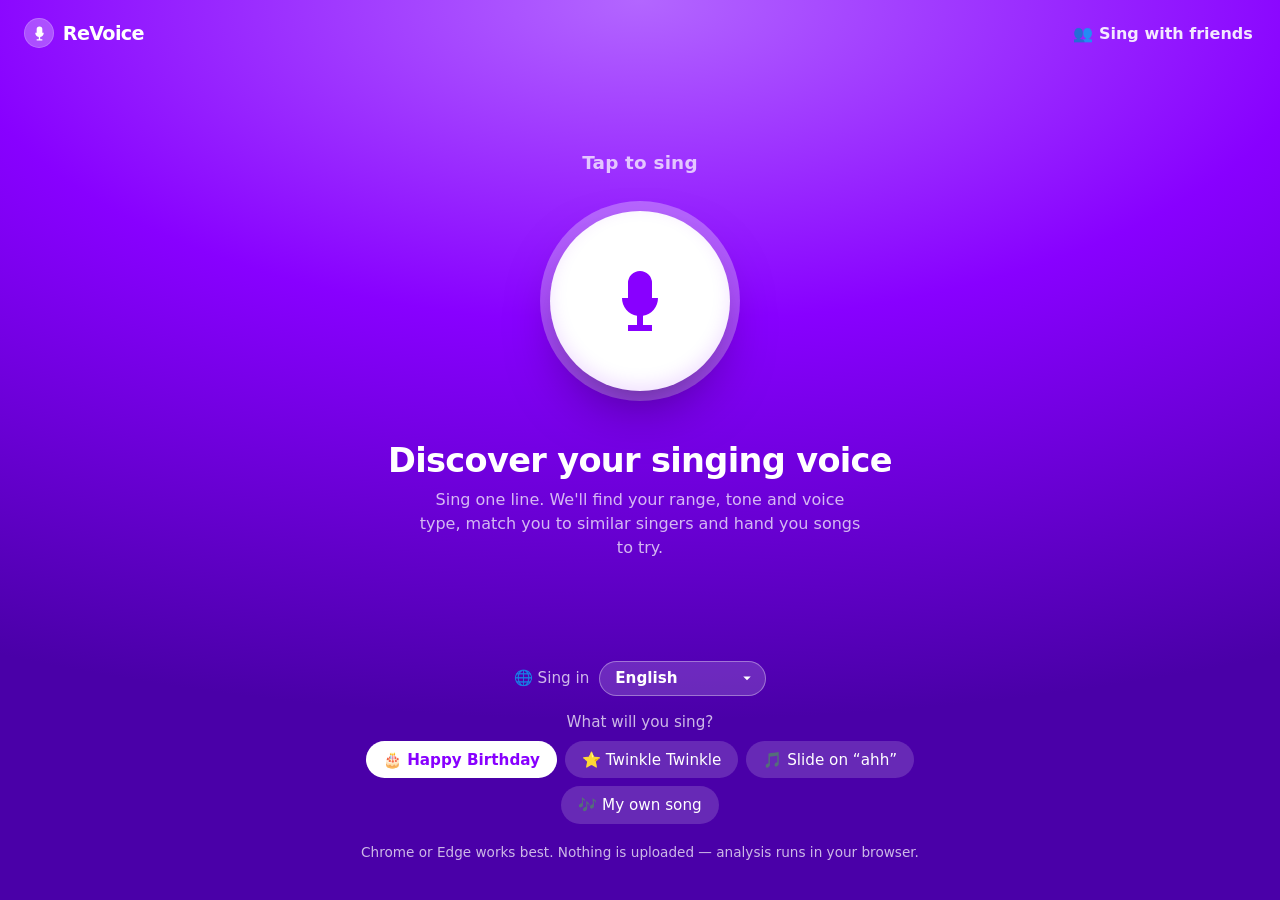
<file: index.html>
<!DOCTYPE html>
<html lang="en">
<head>
  <meta charset="UTF-8" />
  <meta name="viewport" content="width=device-width, initial-scale=1.0" />
  <meta name="theme-color" content="#8800ff" />
  <title>ReVoice</title>
  <link rel="icon" href="data:image/svg+xml,%3Csvg xmlns='http://www.w3.org/2000/svg' viewBox='0 0 64 64'%3E%3Ccircle cx='32' cy='32' r='32' fill='%238800ff'/%3E%3Cpath fill='%23fff' d='M32 38a8 8 0 0 0 8-8V18a8 8 0 1 0-16 0v12a8 8 0 0 0 8 8zm12-8a12 12 0 0 1-10 11.83V46h6v4H24v-4h6v-4.17A12 12 0 0 1 20 30h4a8 8 0 0 0 16 0h4z'/%3E%3C/svg%3E" />
  <link rel="stylesheet" href="style.css" />
</head>
<body>

  <!-- ============ INTRO ============ -->
  <section id="screen-intro" class="screen stage">
    <header class="topbar">
      <a class="brand" href="./" aria-label="ReVoice — home">
        <span class="logo" aria-hidden="true"><svg viewBox="0 0 24 24" width="17" height="17"><path fill="currentColor" d="M12 15a4 4 0 0 0 4-4V6a4 4 0 1 0-8 0v5a4 4 0 0 0 4 4zm6-4a6 6 0 0 1-5 5.92V20h3v2H8v-2h3v-3.08A6 6 0 0 1 6 11h2a4 4 0 0 0 8 0h2z"/></svg></span>
        <span class="wordmark">ReVoice</span>
      </a>
      <a class="text-btn nav-link" href="friends.html">👥 Sing with friends</a>
    </header>

    <div class="stage-center">
      <p class="tap-label">Tap to sing</p>

      <button id="start-btn" class="big-btn" type="button" aria-label="Start singing">
        <span class="ring ring-1"></span>
        <span class="ring ring-2"></span>
        <span class="core">
          <svg viewBox="0 0 24 24" width="72" height="72" aria-hidden="true">
            <path fill="currentColor" d="M12 15a4 4 0 0 0 4-4V6a4 4 0 1 0-8 0v5a4 4 0 0 0 4 4zm6-4a6 6 0 0 1-5 5.92V20h3v2H8v-2h3v-3.08A6 6 0 0 1 6 11h2a4 4 0 0 0 8 0h2z"/>
          </svg>
        </span>
      </button>

      <h1>Discover your singing voice</h1>
      <p class="lead">Sing one line. We'll find your range, tone and voice type, match you to similar singers and hand you songs to try.</p>
    </div>

    <div class="stage-bottom">
      <div class="lang-row">
        <label for="lang-select">🌐 Sing in</label>
        <select id="lang-select" class="lang-select" aria-label="Language to sing in"></select>
      </div>
      <p class="picker-label">What will you sing?</p>
      <div class="chips" id="prompt-chips">
        <button class="chip selected" data-line="Happy birthday to you, happy birthday to you…">🎂 Happy Birthday</button>
        <button class="chip" data-line="Twinkle, twinkle, little star, how I wonder what you are…">⭐ Twinkle Twinkle</button>
        <button class="chip" data-mode="glide" data-line="Sing “ahh” — start on your lowest comfortable note, slide up to your highest comfortable note, then back down.">🎵 Slide on “ahh”</button>
        <button class="chip" data-line="Sing a line from any song you love.">🎶 My own song</button>
      </div>
      <p class="hint">Chrome or Edge works best. Nothing is uploaded — analysis runs in your browser.</p>
      <p id="unsupported" class="notice" hidden>Your browser doesn't support microphone recording. Try Chrome or Edge.</p>
      <p id="error" class="notice" hidden></p>
    </div>
  </section>

  <!-- ============ RECORD ============ -->
  <section id="screen-record" class="screen stage" hidden>
    <header class="topbar">
      <a class="brand" href="./" aria-label="ReVoice — home">
        <span class="logo" aria-hidden="true"><svg viewBox="0 0 24 24" width="17" height="17"><path fill="currentColor" d="M12 15a4 4 0 0 0 4-4V6a4 4 0 1 0-8 0v5a4 4 0 0 0 4 4zm6-4a6 6 0 0 1-5 5.92V20h3v2H8v-2h3v-3.08A6 6 0 0 1 6 11h2a4 4 0 0 0 8 0h2z"/></svg></span>
        <span class="wordmark">ReVoice</span>
      </a>
      <button id="cancel-btn" class="text-btn" type="button">Cancel</button>
    </header>

    <div class="stage-center">
      <p class="tap-label" id="record-title">Listening… tap to finish</p>

      <button id="stop-btn" class="big-btn listening" type="button" aria-label="Stop and analyse">
        <span class="ring ring-1"></span>
        <span class="ring ring-2"></span>
        <span class="ring ring-3"></span>
        <span class="core">
          <span class="live-note" id="live-note">—</span>
        </span>
      </button>

      <p class="lyric" id="lyric"></p>
      <p class="range-live" id="range-live" hidden>Lowest so far — · Highest so far —</p>
      <p class="timer"><span id="elapsed">0.0</span>s · stops at <span id="max-secs">15</span>s</p>
      <p class="range-tips" id="range-tips" hidden>Phone about 20 cm from your mouth · a clear “ahh”, not a whisper · move slowly and hold each end for a second.</p>
      <button id="skip-btn" class="ghost-btn" type="button" hidden>Skip the range check</button>
    </div>
  </section>

  <!-- ============ RESULTS ============ -->
  <section id="screen-results" class="screen results" hidden>
    <div class="results-stage">
      <header class="topbar">
        <a class="brand" href="./" aria-label="ReVoice — home">
        <span class="logo" aria-hidden="true"><svg viewBox="0 0 24 24" width="17" height="17"><path fill="currentColor" d="M12 15a4 4 0 0 0 4-4V6a4 4 0 1 0-8 0v5a4 4 0 0 0 4 4zm6-4a6 6 0 0 1-5 5.92V20h3v2H8v-2h3v-3.08A6 6 0 0 1 6 11h2a4 4 0 0 0 8 0h2z"/></svg></span>
        <span class="wordmark">ReVoice</span>
      </a>
        <span class="topbar-actions">
          <a class="text-btn nav-link" href="friends.html">👥 Sing with friends</a>
          <button id="again-btn" class="text-btn" type="button">Sing again</button>
        </span>
      </header>
      <div class="result-hero">
        <p class="eyebrow" id="voice-eyebrow">Your voice type</p>
        <h1 id="voice-type">—</h1>
        <p id="voice-desc" class="lead"></p>
        <p id="range-note" class="range-note"></p>
        <div class="hero-actions">
          <button id="replay-btn" class="replay-btn" type="button" hidden></button>
          <button id="refine-btn" class="replay-btn" type="button">🎯 Range check</button>
        </div>
        <audio id="replay-audio" preload="auto"></audio>
      </div>
    </div>

    <div class="sheet">
      <div class="sheet-inner">

        <section class="block">
          <h2>Your range on the keyboard</h2>
          <div class="kb-wrap" id="user-keyboard"></div>
          <dl class="stats" id="stats"></dl>
        </section>

        <section class="block fingerprint">
          <h2>Your vocal fingerprint</h2>
          <p class="sub">Measured first, described second. Dots show confidence; grey rows are things one sung line can't tell us.</p>
          <div class="dim-grid" id="dim-grid"></div>
          <div class="fp-collapse collapsed" id="fp-collapse">
            <div class="fp-collapse-body">
              <dl class="fp-list" id="fp-list"></dl>
              <div class="distinguish" id="distinguish"></div>
            </div>
            <div class="fp-fade">
              <button id="fp-toggle" class="pill-btn" type="button" aria-expanded="false" aria-controls="fp-collapse">Show more</button>
            </div>
          </div>
        </section>

        <section class="block">
          <div class="section-head plain">
            <h2>Singers with a similar voice</h2>
            <select id="lang-select-results" class="lang-select dark" aria-label="Language of singers to match"></select>
          </div>
          <p class="sub" id="singers-sub">Swipe or tap a card to explore your matches.</p>
          <div class="carousel-band">
            <div class="carousel" id="singer-carousel"></div>
            <div class="dots" id="singer-dots" role="tablist"></div>
            <div class="carousel-detail" id="singer-detail"></div>
          </div>
          <h3 class="dm-title">Closest match by dimension</h3>
          <div class="dim-matches" id="dim-matches"></div>
        </section>

        <section class="block">
          <h2>Genres suited to your voice</h2>
          <div class="chips dark static" id="genres"></div>
        </section>

        <section class="block">
          <h2>Start here — try this karaoke</h2>
          <div id="featured"></div>
        </section>

        <section class="block">
          <div class="section-head">
            <h2>Songs to try</h2>
            <button id="see-all-btn" class="see-all" type="button">See all <span aria-hidden="true">›</span></button>
          </div>
          <p class="sub">Tap the artwork to sing the karaoke version, or the YouTube icon to hear the original. Not feeling one? Tap ✕ to unmatch it and a better suggestion moves up.</p>
          <div class="chart" id="songs"></div>
          <div class="song-actions">
            <div class="pager" id="songs-pager">
              <button id="songs-prev" class="pager-btn" type="button" aria-label="Previous songs">‹</button>
              <span id="songs-page" class="pager-label"></span>
              <button id="songs-next" class="pager-btn" type="button" aria-label="Next songs">›</button>
            </div>
            <button id="reset-btn" class="pill-btn subtle" type="button">Reset unmatched</button>
          </div>
        </section>

      </div>
    </div>
  </section>

  <script src="data.js"></script>
  <script src="engine.js"></script>
  <script src="keyboard.js"></script>
  <script src="app.js"></script>
</body>
</html>
</file>
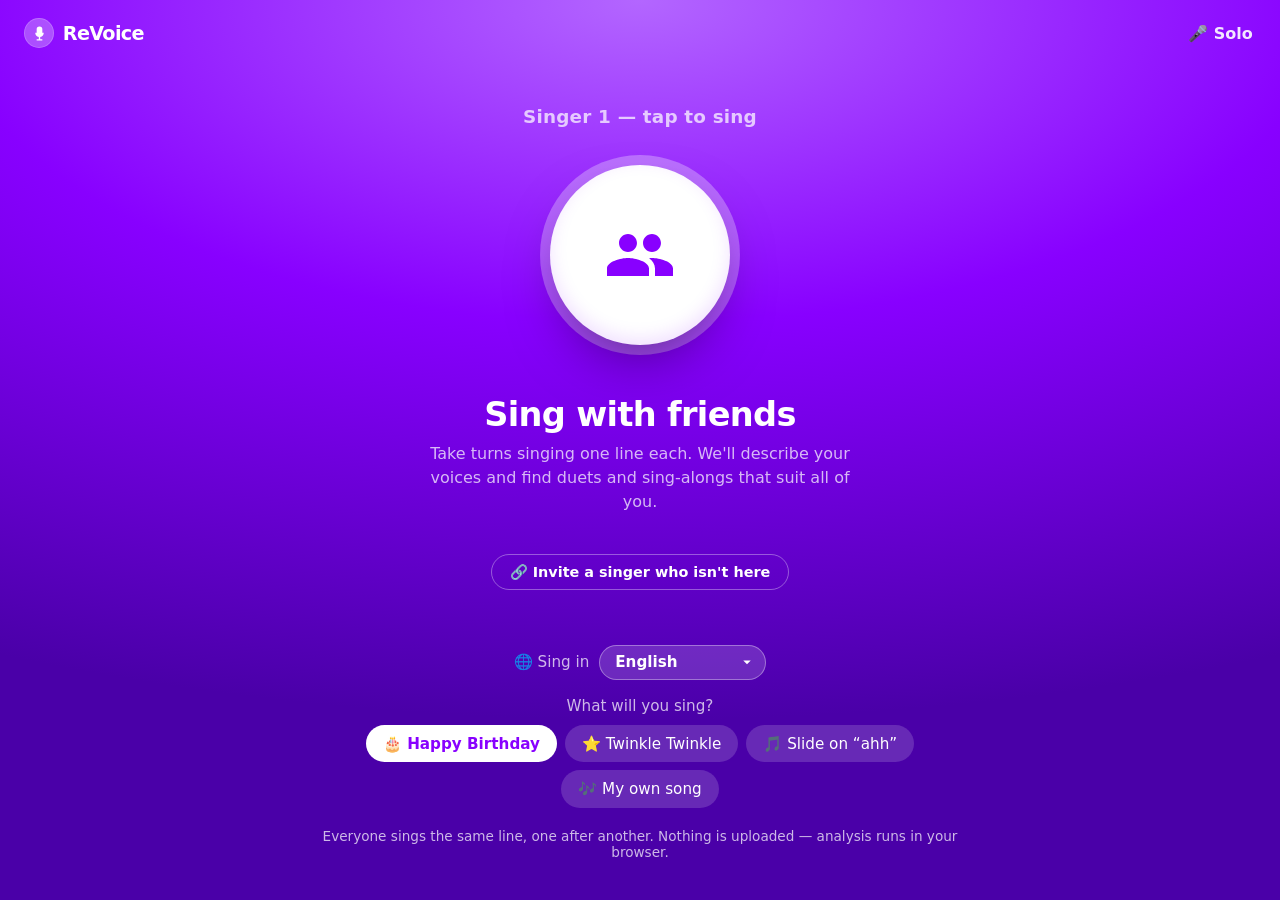
<file: friends.html>
<!DOCTYPE html>
<html lang="en">
<head>
  <meta charset="UTF-8" />
  <meta name="viewport" content="width=device-width, initial-scale=1.0" />
  <meta name="theme-color" content="#8800ff" />
  <title>Sing with friends — ReVoice</title>
  <link rel="icon" href="data:image/svg+xml,%3Csvg xmlns='http://www.w3.org/2000/svg' viewBox='0 0 64 64'%3E%3Ccircle cx='32' cy='32' r='32' fill='%238800ff'/%3E%3Cpath fill='%23fff' d='M32 38a8 8 0 0 0 8-8V18a8 8 0 1 0-16 0v12a8 8 0 0 0 8 8zm12-8a12 12 0 0 1-10 11.83V46h6v4H24v-4h6v-4.17A12 12 0 0 1 20 30h4a8 8 0 0 0 16 0h4z'/%3E%3C/svg%3E" />
  <link rel="stylesheet" href="style.css" />
</head>
<body>

  <!-- ============ INTRO / ROSTER ============ -->
  <section id="screen-intro" class="screen stage">
    <header class="topbar">
      <a class="brand" href="./" aria-label="ReVoice — home">
        <span class="logo" aria-hidden="true"><svg viewBox="0 0 24 24" width="17" height="17"><path fill="currentColor" d="M12 15a4 4 0 0 0 4-4V6a4 4 0 1 0-8 0v5a4 4 0 0 0 4 4zm6-4a6 6 0 0 1-5 5.92V20h3v2H8v-2h3v-3.08A6 6 0 0 1 6 11h2a4 4 0 0 0 8 0h2z"/></svg></span>
        <span class="wordmark">ReVoice</span>
      </a>
      <a class="text-btn nav-link" href="./">🎤 Solo</a>
    </header>

    <div class="stage-center">
      <p class="tap-label" id="tap-label">Singer 1 — tap to sing</p>

      <button id="start-btn" class="big-btn" type="button" aria-label="Start singing">
        <span class="ring ring-1"></span>
        <span class="ring ring-2"></span>
        <span class="core">
          <svg viewBox="0 0 24 24" width="72" height="72" aria-hidden="true">
            <path fill="currentColor" d="M16 11c1.66 0 2.99-1.34 2.99-3S17.66 5 16 5s-3 1.34-3 3 1.34 3 3 3zm-8 0c1.66 0 2.99-1.34 2.99-3S9.66 5 8 5 5 6.34 5 8s1.34 3 3 3zm0 2c-2.33 0-7 1.17-7 3.5V19h14v-2.5c0-2.33-4.67-3.5-7-3.5zm8 0c-.29 0-.62.02-.97.05 1.16.84 1.97 1.97 1.97 3.45V19h6v-2.5c0-2.33-4.67-3.5-7-3.5z"/>
          </svg>
        </span>
      </button>

      <h1 id="intro-title">Sing with friends</h1>
      <p class="lead" id="intro-lead">Take turns singing one line each. We'll describe your voices and find duets and sing-alongs that suit all of you.</p>

      <div class="roster" id="roster"></div>
      <button id="finish-btn" class="finish-btn" type="button" hidden>Finish &amp; analyse</button>
      <button id="invite-btn" class="ghost-btn" type="button">🔗 Invite a singer who isn't here</button>
      <p id="notice" class="toast" hidden></p>

      <div id="invite-panel" class="invite-panel" hidden>
        <div id="invite-result" hidden>
          <div class="invite-voice">
            <span class="voice-avatar" id="invite-avatar">?</span>
            <div>
              <input id="invite-name" class="roster-name" type="text" maxlength="24" placeholder="Your name" aria-label="Your name" />
              <div class="roster-meta" id="invite-meta"></div>
            </div>
          </div>
          <p id="invite-desc" class="invite-desc"></p>
          <button id="send-voice-btn" class="finish-btn" type="button">Send my voice back</button>
          <p class="hint">The link carries only your analysed voice profile — not the recording.</p>
        </div>
      </div>
    </div>

    <div class="stage-bottom">
      <div class="lang-row">
        <label for="lang-select">🌐 Sing in</label>
        <select id="lang-select" class="lang-select" aria-label="Language to sing in"></select>
      </div>
      <p class="picker-label">What will you sing?</p>
      <div class="chips" id="prompt-chips">
        <button class="chip selected" data-line="Happy birthday to you, happy birthday to you…">🎂 Happy Birthday</button>
        <button class="chip" data-line="Twinkle, twinkle, little star, how I wonder what you are…">⭐ Twinkle Twinkle</button>
        <button class="chip" data-line="Sing “ahh” — start comfortable, slide up as high as feels easy, then down as low as you can.">🎵 Slide on “ahh”</button>
        <button class="chip" data-line="Sing a line from any song you love.">🎶 My own song</button>
      </div>
      <p class="hint">Everyone sings the same line, one after another. Nothing is uploaded — analysis runs in your browser.</p>
      <p id="unsupported" class="notice" hidden>Your browser doesn't support microphone recording. Try Chrome or Edge.</p>
      <p id="error" class="notice" hidden></p>
    </div>
  </section>

  <!-- ============ RECORD ============ -->
  <section id="screen-record" class="screen stage" hidden>
    <header class="topbar">
      <a class="brand" href="./" aria-label="ReVoice — home">
        <span class="logo" aria-hidden="true"><svg viewBox="0 0 24 24" width="17" height="17"><path fill="currentColor" d="M12 15a4 4 0 0 0 4-4V6a4 4 0 1 0-8 0v5a4 4 0 0 0 4 4zm6-4a6 6 0 0 1-5 5.92V20h3v2H8v-2h3v-3.08A6 6 0 0 1 6 11h2a4 4 0 0 0 8 0h2z"/></svg></span>
        <span class="wordmark">ReVoice</span>
      </a>
      <button id="cancel-btn" class="text-btn" type="button">Cancel</button>
    </header>

    <div class="stage-center">
      <p class="tap-label" id="record-label">Singer 1 — listening… tap to finish</p>

      <button id="stop-btn" class="big-btn listening" type="button" aria-label="Stop and save this singer">
        <span class="ring ring-1"></span>
        <span class="ring ring-2"></span>
        <span class="ring ring-3"></span>
        <span class="core">
          <span class="live-note" id="live-note">—</span>
        </span>
      </button>

      <p class="lyric" id="lyric"></p>
      <p class="timer"><span id="elapsed">0.0</span>s · stops at 15s</p>
    </div>
  </section>

  <!-- ============ RESULTS ============ -->
  <section id="screen-results" class="screen results" hidden>
    <div class="results-stage">
      <header class="topbar">
        <a class="brand" href="./" aria-label="ReVoice — home">
          <span class="logo" aria-hidden="true"><svg viewBox="0 0 24 24" width="17" height="17"><path fill="currentColor" d="M12 15a4 4 0 0 0 4-4V6a4 4 0 1 0-8 0v5a4 4 0 0 0 4 4zm6-4a6 6 0 0 1-5 5.92V20h3v2H8v-2h3v-3.08A6 6 0 0 1 6 11h2a4 4 0 0 0 8 0h2z"/></svg></span>
          <span class="wordmark">ReVoice</span>
        </a>
        <span class="topbar-actions">
          <button id="add-btn" class="text-btn" type="button">Add a singer</button>
          <button id="again-btn" class="text-btn" type="button">Start over</button>
        </span>
      </header>
      <div class="result-hero">
        <p class="eyebrow">Your voices together</p>
        <h1 id="group-title">—</h1>
        <p id="group-desc" class="lead"></p>
      </div>
    </div>

    <div class="sheet">
      <div class="sheet-inner">

        <section class="block">
          <h2>Your voices</h2>
          <div class="kb-wrap" id="group-keyboard"></div>
          <div class="voice-list" id="voice-list"></div>
        </section>

        <section class="block">
          <h2>How you fit together</h2>
          <div class="fit-list" id="fit-list"></div>
        </section>

        <section class="block" id="duets-block">
          <div class="section-head">
            <h2>Duets for the two of you</h2>
          </div>
          <p class="sub" id="duets-sub">Tap the artwork for the karaoke version. Each row says who takes which part.</p>
          <div class="chart" id="duets"></div>
        </section>

        <section class="block">
          <div class="section-head">
            <h2 id="group-heading">Sing-alongs for everyone</h2>
          </div>
          <p class="sub" id="group-sub">Songs whose melody sits comfortably in all your voices — everyone sings in their own octave.</p>
          <div class="chart" id="group-songs"></div>
        </section>

      </div>
    </div>
  </section>

  <!-- share panel used for invite links and voice links -->
  <div id="share-sheet" class="share-sheet" hidden>
    <div class="share-backdrop" data-close></div>
    <div class="share-card" role="dialog" aria-modal="true" aria-labelledby="share-title">
      <div class="share-head">
        <h3 id="share-title">Share</h3>
        <button class="share-close" type="button" data-close aria-label="Close">✕</button>
      </div>
      <p class="share-text" id="share-text"></p>
      <div class="share-grid" id="share-grid"></div>
      <div class="share-link-row">
        <input id="share-link" class="share-link" type="text" readonly aria-label="Link" />
        <button id="share-copy" class="pill-btn" type="button">Copy message + link</button>
      </div>
    </div>
  </div>

  <script src="data.js"></script>
  <script src="engine.js"></script>
  <script src="keyboard.js"></script>
  <script src="friends.js"></script>
</body>
</html>
</file>
<file: style.css>
/*
 * Shazam-style UI in electric violet.
 * Shazam blue is #0088FF (hsl 208 100% 50%); we keep the same
 * saturation/lightness and rotate the hue: #8800FF (hsl 272 100% 50%).
 */
:root {
  --brand: #8800ff;
  --brand-deep: #4a00a8;
  --brand-light: #b366ff;
  --on-brand: #ffffff;
  --on-brand-muted: rgba(255, 255, 255, 0.72);
  --glass: rgba(255, 255, 255, 0.16);
  --glass-strong: rgba(255, 255, 255, 0.28);

  --sheet: #ffffff;
  --sheet-alt: #f4f0fb;
  --text: #17102b;
  --muted: #6d6486;
  --line: #e7e1f3;

  --spotify: #1db954;
  --youtube: #ff0033;
  --karaoke: #ffb400;
}

* { box-sizing: border-box; }

/* Screens are toggled with the hidden attribute; make sure it beats display rules below. */
[hidden] { display: none !important; }

html, body { margin: 0; min-height: 100%; }

body {
  font-family: -apple-system, BlinkMacSystemFont, "Segoe UI", Roboto, Inter, system-ui, sans-serif;
  color: var(--text);
  background: var(--brand);
  -webkit-font-smoothing: antialiased;
}

button { font: inherit; }

/* ---------- Stage (intro + record) ---------- */

.stage {
  min-height: 100vh;
  min-height: 100dvh;
  display: flex;
  flex-direction: column;
  color: var(--on-brand);
  background: radial-gradient(120% 80% at 50% 0%, var(--brand-light) 0%, var(--brand) 45%, var(--brand-deep) 100%);
  text-align: center;
}

.topbar {
  display: flex;
  justify-content: space-between;
  align-items: center;
  padding: 1.1rem 1.5rem;
}

.brand {
  display: inline-flex;
  align-items: center;
  gap: 0.55rem;
  color: var(--on-brand);
  text-decoration: none;
}

.brand .logo {
  width: 30px;
  height: 30px;
  border-radius: 50%;
  display: grid;
  place-items: center;
  background: var(--glass-strong);
  color: var(--on-brand);
  box-shadow: inset 0 0 0 1px rgba(255, 255, 255, 0.18);
}

.brand .wordmark {
  font-size: 1.2rem;
  font-weight: 900;
  letter-spacing: -0.035em;
  line-height: 1;
}

.text-btn {
  background: none;
  border: none;
  color: var(--on-brand);
  font-weight: 600;
  cursor: pointer;
  opacity: 0.9;
  padding: 0.4rem 0.2rem;
}

.text-btn:hover { opacity: 1; text-decoration: underline; }

.stage-center {
  flex: 1;
  display: flex;
  flex-direction: column;
  align-items: center;
  justify-content: center;
  padding: 1rem 1.5rem 2rem;
}

.tap-label {
  margin: 0 0 1.75rem;
  font-size: 1.15rem;
  font-weight: 600;
  color: var(--on-brand-muted);
  letter-spacing: 0.01em;
}

.stage h1 {
  margin: 2.5rem 0 0.5rem;
  font-size: clamp(1.6rem, 4vw, 2.1rem);
  font-weight: 800;
  letter-spacing: -0.02em;
}

.lead {
  margin: 0;
  max-width: 44ch;
  color: var(--on-brand-muted);
  font-size: 1rem;
  line-height: 1.5;
}

/* The big Shazam-style button */

.big-btn {
  position: relative;
  width: 200px;
  height: 200px;
  border: none;
  border-radius: 50%;
  background: transparent;
  cursor: pointer;
  padding: 0;
  display: grid;
  place-items: center;
  -webkit-tap-highlight-color: transparent;
}

.big-btn .core {
  position: relative;
  z-index: 2;
  width: 180px;
  height: 180px;
  border-radius: 50%;
  display: grid;
  place-items: center;
  color: var(--brand);
  background: var(--on-brand);
  box-shadow: 0 25px 60px -20px rgba(0, 0, 0, 0.55), inset 0 -6px 18px rgba(136, 0, 255, 0.12);
  transition: transform 0.15s ease;
}

.big-btn:hover .core { transform: scale(1.03); }
.big-btn:active .core { transform: scale(0.97); }
.big-btn:disabled { cursor: not-allowed; opacity: 0.6; }

.ring {
  position: absolute;
  inset: 0;
  border-radius: 50%;
  background: var(--glass);
  animation: breathe 2.6s ease-in-out infinite;
}

.ring-2 { animation-delay: 0.8s; }
.ring-3 { animation-delay: 1.6s; }

@keyframes breathe {
  0%, 100% { transform: scale(1); opacity: 0.9; }
  50% { transform: scale(1.18); opacity: 0.35; }
}

/* listening state: rings ripple outwards, core glows with volume */

.big-btn.listening .ring {
  animation: ripple 2.4s ease-out infinite;
  opacity: 0;
}

.big-btn.listening .ring-2 { animation-delay: 0.8s; }
.big-btn.listening .ring-3 { animation-delay: 1.6s; }

@keyframes ripple {
  0%   { transform: scale(0.95); opacity: 0.55; }
  100% { transform: scale(2.1); opacity: 0; }
}

.big-btn.listening .core {
  transform: scale(var(--pulse, 1));
  transition: transform 0.08s linear;
}

.live-note {
  font-size: 3.4rem;
  font-weight: 800;
  letter-spacing: -0.03em;
  color: var(--brand);
}

.lyric {
  margin: 2.5rem auto 0.5rem;
  max-width: 46ch;
  font-size: 1.1rem;
  font-style: italic;
  color: var(--on-brand-muted);
}

.timer { margin: 0; color: var(--on-brand-muted); font-variant-numeric: tabular-nums; }

/* bottom of intro stage */

.stage-bottom {
  padding: 0 1.5rem 2.5rem;
  max-width: 720px;
  margin: 0 auto;
  width: 100%;
}

.picker-label { margin: 0 0 0.6rem; color: var(--on-brand-muted); font-size: 0.95rem; }

.chips { display: flex; flex-wrap: wrap; gap: 0.5rem; justify-content: center; }

.chip {
  padding: 0.55rem 1rem;
  border-radius: 999px;
  border: 1px solid transparent;
  background: var(--glass);
  color: var(--on-brand);
  font-size: 0.95rem;
  cursor: pointer;
  transition: background 0.15s;
}

.chip:hover { background: var(--glass-strong); }
.chip.selected { background: var(--on-brand); color: var(--brand); font-weight: 700; }

.chips.dark { justify-content: flex-start; }
.chips.dark .chip { background: var(--sheet-alt); color: var(--text); cursor: default; }
.chips.dark .chip.selected { background: var(--brand); color: var(--on-brand); }

.hint { margin: 1.25rem 0 0; color: var(--on-brand-muted); font-size: 0.85rem; }

.notice {
  margin: 1rem auto 0;
  padding: 0.85rem 1rem;
  max-width: 52ch;
  background: rgba(255, 255, 255, 0.92);
  color: #a8003f;
  border-radius: 12px;
  font-weight: 600;
}

/* ---------- Results ---------- */

.results {
  min-height: 100vh;
  background: var(--sheet);
}

.results-stage {
  color: var(--on-brand);
  background: radial-gradient(120% 90% at 50% 0%, var(--brand-light) 0%, var(--brand) 45%, var(--brand-deep) 100%);
  padding-bottom: 4rem;
}

.result-hero {
  text-align: center;
  padding: 1rem 1.5rem 0;
}

.eyebrow {
  margin: 0 0 0.35rem;
  font-size: 0.75rem;
  font-weight: 700;
  letter-spacing: 0.14em;
  text-transform: uppercase;
  color: var(--on-brand-muted);
}

.result-hero h1 {
  margin: 0 0 0.6rem;
  font-size: clamp(2.4rem, 7vw, 3.6rem);
  font-weight: 800;
  letter-spacing: -0.03em;
}

.result-hero .lead { margin: 0 auto; }

.sheet {
  position: relative;
  margin-top: -2.25rem;
  background: var(--sheet);
  border-radius: 28px 28px 0 0;
  box-shadow: 0 -20px 50px -30px rgba(0, 0, 0, 0.5);
  animation: sheet-up 0.4s cubic-bezier(0.2, 0.8, 0.2, 1);
}

@keyframes sheet-up {
  from { transform: translateY(40px); opacity: 0; }
  to { transform: none; opacity: 1; }
}

.sheet-inner {
  width: min(880px, 100%);
  margin: 0 auto;
  padding: 2rem 1.5rem 5rem;
}

.block { margin-bottom: 2.75rem; }
.block h2 { margin: 0 0 1rem; font-size: 1.25rem; font-weight: 800; letter-spacing: -0.01em; }
.sub { margin: -0.5rem 0 1rem; color: var(--muted); font-size: 0.9rem; }

/* range */

.range-bar {
  position: relative;
  height: 14px;
  margin: 0.25rem 0 0.35rem;
  background: var(--sheet-alt);
  border-radius: 999px;
}

.range-fill {
  position: absolute;
  top: 0;
  bottom: 0;
  border-radius: 999px;
  background: linear-gradient(90deg, var(--brand-light), var(--brand));
}

.range-marker {
  position: absolute;
  top: -4px;
  width: 4px;
  height: 22px;
  border-radius: 2px;
  background: var(--text);
  transform: translateX(-50%);
}

.range-labels {
  display: flex;
  justify-content: space-between;
  font-size: 0.75rem;
  color: var(--muted);
}

.stats {
  display: grid;
  grid-template-columns: repeat(auto-fit, minmax(140px, 1fr));
  gap: 0.75rem;
  margin: 1.5rem 0 0;
}

.stats div { padding: 0.85rem 1rem; background: var(--sheet-alt); border-radius: 14px; }
.stats dt { font-size: 0.72rem; color: var(--muted); text-transform: uppercase; letter-spacing: 0.08em; font-weight: 700; }
.stats dd { margin: 0.25rem 0 0; font-size: 1.1rem; font-weight: 800; text-transform: capitalize; }

/* singers — Shazam-style 3D coverflow carousel */

.carousel-band {
  --card-w: 300px;
  position: relative;
  overflow: hidden;
  border-radius: 26px;
  padding: 1rem 0 1.1rem;
  color: var(--on-brand);
  background:
    radial-gradient(90% 70% at 15% 10%, rgba(255, 255, 255, 0.18), transparent 60%),
    linear-gradient(160deg, #5b2a8a 0%, #8a3d7a 45%, #c8506a 100%);
  user-select: none;
}

.carousel {
  position: relative;
  min-height: calc(var(--card-w) + 200px); /* real height is set from the card in layoutCarousel() */
  perspective: 1400px;
  touch-action: pan-y;
  cursor: grab;
}

.carousel:active { cursor: grabbing; }

.cf-item {
  position: absolute;
  top: 0;
  left: 50%;
  width: var(--card-w);
  margin-left: calc(var(--card-w) / -2);
  transform-style: preserve-3d;
  transition: transform 0.55s cubic-bezier(0.2, 0.8, 0.2, 1), opacity 0.45s ease, filter 0.45s ease;
  cursor: pointer;
}

.cf-item.active { cursor: default; }

.cf-label {
  height: 60px;
  text-align: center;
  display: flex;
  flex-direction: column;
  justify-content: flex-end;
  padding-bottom: 0.55rem;
}

.cf-label h3 {
  margin: 0;
  font-size: 0.95rem;
  font-weight: 800;
  letter-spacing: -0.01em;
  opacity: 0.75;
  transition: font-size 0.4s, opacity 0.4s;
}

.cf-label p {
  margin: 0.1rem 0 0;
  font-size: 0.8rem;
  opacity: 0.65;
}

.cf-item.active .cf-label h3 { font-size: 1.3rem; opacity: 1; }
.cf-item.active .cf-label p { font-size: 0.9rem; opacity: 0.85; }

.cf-card {
  position: relative;
  padding: 0.7rem 0.7rem 0.85rem;
  border-radius: 22px;
  background: rgba(60, 40, 70, 0.55);
  backdrop-filter: blur(12px);
  -webkit-backdrop-filter: blur(12px);
  box-shadow: 0 30px 60px -25px rgba(0, 0, 0, 0.6);
}

.cf-art {
  position: relative;
  aspect-ratio: 1;
  border-radius: 18px;
  display: grid;
  place-items: center;
  overflow: hidden;
  background: #fff;
}

.cf-art .cover {
  position: absolute;
  inset: 0;
  background: linear-gradient(135deg, var(--c1), var(--c2));
}

.cf-art .cover::after {
  /* faint waveform bars so the tile reads as "music" */
  content: "";
  position: absolute;
  inset: 0;
  background: repeating-linear-gradient(90deg, rgba(255, 255, 255, 0.18) 0 6px, transparent 6px 16px);
  mask: linear-gradient(to top, rgba(0, 0, 0, 0.9) 20%, transparent 65%);
  -webkit-mask: linear-gradient(to top, rgba(0, 0, 0, 0.9) 20%, transparent 65%);
}

.cf-art .initials {
  position: relative;
  font-size: calc(var(--card-w) * 0.34);
  font-weight: 900;
  letter-spacing: -0.04em;
  color: rgba(255, 255, 255, 0.95);
  text-shadow: 0 12px 40px rgba(0, 0, 0, 0.35);
}

.cf-name {
  margin: 0.7rem 0 0;
  font-size: min(1.45rem, calc(var(--card-w) * 0.078));
  font-weight: 800;
  letter-spacing: -0.02em;
  line-height: 1.15;
  white-space: nowrap;
  overflow: hidden;
  text-overflow: ellipsis;
}

.cf-type {
  margin: 0.15rem 0 0;
  font-size: 0.95rem;
  opacity: 0.8;
}

.cf-sub {
  margin: 0.35rem 0 0;
  font-size: 0.78rem;
  opacity: 0.6;
}

.cf-share {
  position: absolute;
  right: 1.1rem;
  top: 1.1rem;
  width: 36px;
  height: 36px;
  background: rgba(0, 0, 0, 0.35) !important;
  backdrop-filter: blur(6px);
  border-radius: 50%;
  border: none;
  background: rgba(255, 255, 255, 0.16);
  color: var(--on-brand);
  display: grid;
  place-items: center;
  cursor: pointer;
}

.cf-share:hover { background: rgba(255, 255, 255, 0.28); }

.cf-scores {
  display: grid;
  grid-template-columns: repeat(3, 1fr);
  gap: 0.3rem;
  margin-top: 0.55rem;
  padding-top: 0.5rem;
  border-top: 1px solid rgba(255, 255, 255, 0.15);
  font-size: 0.72rem;
  opacity: 0.75;
  text-align: center;
}

.cf-scores b {
  display: block;
  font-size: 0.92rem;
  font-weight: 800;
  opacity: 1;
  margin-bottom: 0.1rem;
}

.dots {
  display: flex;
  justify-content: center;
  gap: 0.5rem;
  margin-top: 0.2rem;
}

.dot {
  width: 9px;
  height: 9px;
  border-radius: 50%;
  border: none;
  padding: 0;
  background: rgba(255, 255, 255, 0.35);
  cursor: pointer;
  transition: background 0.2s, transform 0.2s;
}

.dot.active { background: #fff; transform: scale(1.25); }

.carousel-detail {
  max-width: 520px;
  margin: 0.9rem auto 0;
  padding: 0 1.25rem;
  text-align: center;
}

.carousel-detail p { margin: 0 0 0.6rem; opacity: 0.85; line-height: 1.45; font-size: 0.92rem; }

.mini-range { position: relative; height: 8px; border-radius: 999px; background: rgba(255, 255, 255, 0.18); }
.mini-range .range-fill { border-radius: 999px; }
.mini-range .singer { background: rgba(255, 255, 255, 0.55); }
.mini-range .user { height: 50%; top: 25%; background: linear-gradient(90deg, #ffd166, #ff7b9c); }

.range-key { margin: 0.35rem 0 0; font-size: 0.75rem; opacity: 0.65; }

.tag-row { display: flex; flex-wrap: wrap; gap: 0.35rem; justify-content: center; }
.tag { font-size: 0.75rem; padding: 0.25rem 0.65rem; border-radius: 999px; background: rgba(255, 255, 255, 0.16); color: var(--on-brand); }

/* songs */

.song-list { display: grid; gap: 0.75rem; }

.song-card {
  display: grid;
  grid-template-columns: 1fr auto;
  gap: 0.75rem 1rem;
  align-items: center;
  padding: 1rem 1.15rem;
  background: var(--sheet-alt);
  border-radius: 16px;
  animation: fade-in 0.25s ease;
}

.song-card.featured {
  background: linear-gradient(135deg, #fff5d6, #f4e6ff);
  border: 1px solid #ffe08a;
}

@keyframes fade-in { from { opacity: 0; transform: translateY(4px); } to { opacity: 1; transform: none; } }

.song-title { font-weight: 800; font-size: 1.05rem; }
.song-meta { color: var(--muted); font-size: 0.85rem; margin-top: 0.15rem; }

.unmatch {
  width: 34px;
  height: 34px;
  border-radius: 50%;
  border: 1px solid var(--line);
  background: #fff;
  color: var(--muted);
  cursor: pointer;
  font-size: 1rem;
}

.unmatch:hover { border-color: var(--youtube); color: var(--youtube); }

.links {
  grid-column: 1 / -1;
  display: flex;
  flex-wrap: wrap;
  gap: 0.5rem;
}

.link-btn {
  display: inline-flex;
  align-items: center;
  gap: 0.4rem;
  padding: 0.5rem 0.9rem;
  border-radius: 999px;
  font-size: 0.85rem;
  font-weight: 700;
  text-decoration: none;
  color: #fff;
}

.link-btn.spotify { background: var(--spotify); }
.link-btn.youtube { background: var(--youtube); }
.link-btn.karaoke { background: var(--karaoke); color: var(--text); }
.link-btn.big { padding: 0.75rem 1.25rem; font-size: 0.95rem; }
.link-btn.small { padding: 0.45rem 0.75rem; font-size: 0.78rem; font-weight: 700; white-space: nowrap; }
.link-btn:hover { filter: brightness(1.07); }

.song-actions { display: flex; gap: 0.6rem; margin-top: 1rem; flex-wrap: wrap; }

.pill-btn {
  padding: 0.6rem 1.15rem;
  border-radius: 999px;
  border: none;
  background: var(--brand);
  color: var(--on-brand);
  font-weight: 700;
  cursor: pointer;
}

.pill-btn.subtle { background: var(--sheet-alt); color: var(--text); }
.pill-btn:hover { filter: brightness(1.07); }

.empty { color: var(--muted); padding: 1rem; text-align: center; }

@media (max-width: 480px) {
  .big-btn { width: 170px; height: 170px; }
  .big-btn .core { width: 152px; height: 152px; }
  .live-note { font-size: 2.8rem; }
}

/* ---------- vocal fingerprint ---------- */

.dim-grid {
  display: grid;
  grid-template-columns: repeat(4, 1fr);
  gap: 0.7rem;
  margin-bottom: 1.25rem;
}

@media (max-width: 640px) {
  .dim-grid { grid-template-columns: repeat(2, 1fr); }
}

.dim-card {
  background: var(--sheet-alt);
  border-radius: 16px;
  padding: 0.9rem 1rem;
  min-height: 108px;
}

.dim-key {
  font-size: 0.72rem;
  font-weight: 800;
  letter-spacing: 0.08em;
  text-transform: uppercase;
  color: var(--brand);
}

.dim-val {
  margin-top: 0.35rem;
  font-weight: 800;
  font-size: 1rem;
  line-height: 1.3;
  overflow-wrap: anywhere;
}

.dim-hint { margin-top: 0.3rem; font-size: 0.75rem; color: var(--muted); }

.fp-list { margin: 0; }

.fp-row {
  display: grid;
  grid-template-columns: 150px 1fr;
  gap: 0.75rem;
  padding: 0.7rem 0;
  border-top: 1px solid var(--line);
}

.fp-row:last-child { border-bottom: 1px solid var(--line); }

@media (max-width: 560px) {
  .fp-row { grid-template-columns: 1fr; gap: 0.2rem; }
}

.fp-row dt {
  display: flex;
  align-items: center;
  gap: 0.5rem;
  font-weight: 800;
  font-size: 0.9rem;
}

.fp-row dd { margin: 0; color: var(--text); font-size: 0.92rem; line-height: 1.5; }
.fp-row.unmeasured dd, .fp-row.unmeasured dt { color: var(--muted); }

.conf {
  flex: none;
  width: 10px;
  height: 10px;
  border-radius: 50%;
  border: 2px solid transparent;
}

.conf-high { background: #16a34a; }
.conf-mid { background: #f59e0b; }
.conf-low { background: #ef4444; }
.conf-none { background: transparent; border-color: #c7c2d3; }

.distinguish { margin-top: 1.25rem; }
.distinguish h3 { margin: 0 0 0.5rem; font-size: 1rem; }
.distinguish ul { margin: 0; padding-left: 1.2rem; color: var(--text); font-size: 0.92rem; line-height: 1.6; }

details.raw { margin-top: 1.25rem; }
details.raw summary { cursor: pointer; font-weight: 700; color: var(--muted); font-size: 0.9rem; }
details.raw pre {
  margin-top: 0.75rem;
  max-height: 360px;
  overflow: auto;
  background: #1c1530;
  color: #e9e3f7;
  border-radius: 14px;
  padding: 1rem;
  font-size: 0.75rem;
  line-height: 1.45;
}
details.raw .pill-btn { margin-top: 0.75rem; }

/* closest match by dimension */

.dm-title { margin: 1.25rem 0 0.5rem; font-size: 1rem; }

.dim-matches { display: grid; gap: 0.4rem; }

.dm-row {
  display: grid;
  grid-template-columns: 150px 1fr;
  gap: 0.25rem 0.75rem;
  padding: 0.6rem 0.9rem;
  background: var(--sheet-alt);
  border-radius: 12px;
  font-size: 0.9rem;
}

@media (max-width: 560px) {
  .dm-row { grid-template-columns: 1fr; }
}

.dm-label { font-weight: 800; }
.dm-val { font-weight: 700; }
.dm-why { grid-column: 2; color: var(--muted); font-size: 0.8rem; }

@media (max-width: 560px) {
  .dm-why { grid-column: 1; }
}

.dm-reasons { font-size: 0.8rem !important; opacity: 0.7; margin: 0 0 0.35rem !important; }

/* ---------- songs chart (Shazam Top 200 style) ---------- */

.section-head {
  display: flex;
  align-items: baseline;
  justify-content: space-between;
  gap: 1rem;
  padding-bottom: 0.6rem;
  border-bottom: 1px solid var(--line);
  margin-bottom: 0.4rem;
}

.section-head h2 { margin: 0; }

.see-all {
  border: none;
  background: none;
  color: var(--brand);
  font-weight: 800;
  font-size: 0.85rem;
  letter-spacing: 0.06em;
  text-transform: uppercase;
  cursor: pointer;
  padding: 0.25rem 0;
}

.see-all span { font-size: 1.1rem; line-height: 0; }

.chart {
  display: grid;
  grid-template-columns: 1fr;
  column-gap: 2.5rem;
}

@media (min-width: 820px) {
  .chart { grid-template-columns: 1fr 1fr; }
}

.chart-row {
  display: grid;
  grid-template-columns: 1.4rem 64px minmax(0, 1fr) auto;
  align-items: center;
  gap: 0.75rem;
  padding: 0.85rem 0;
  border-bottom: 1px solid var(--line);
}

.rank {
  font-weight: 800;
  font-size: 1.15rem;
  text-align: center;
  color: var(--text);
}

.chart-art {
  position: relative;
  width: 64px;
  height: 64px;
  border-radius: 10px;
  overflow: hidden;
  display: grid;
  place-items: center;
}

.chart-initials {
  font-weight: 900;
  color: rgba(255, 255, 255, 0.9);
  font-size: 1.25rem;
  letter-spacing: -0.03em;
}

.play-overlay {
  position: absolute;
  inset: 0;
  display: grid;
  place-items: center;
  color: #fff;
  text-decoration: none;
}

.play-overlay::before {
  content: "";
  position: absolute;
  width: 34px;
  height: 34px;
  border-radius: 50%;
  background: rgba(0, 0, 0, 0.55);
  transition: transform 0.15s ease, background 0.15s ease;
}

.play-overlay svg { position: relative; }
.play-overlay:hover::before { transform: scale(1.1); background: var(--brand); }

.chart-info { min-width: 0; }
.chart-info .song-title,
.chart-info .song-meta {
  display: -webkit-box;
  -webkit-line-clamp: 2;
  -webkit-box-orient: vertical;
  overflow: hidden;
  line-height: 1.25;
}

.chart-info .song-title { font-weight: 800; font-size: 1rem; }
.chart-info .song-meta { color: var(--muted); font-size: 0.85rem; margin-top: 0.15rem; -webkit-line-clamp: 1; }

.chart-actions { display: flex; gap: 0.3rem; align-items: center; }

.icon-btn {
  width: 32px;
  height: 32px;
  border-radius: 50%;
  border: 1px solid var(--line);
  background: #fff;
  color: var(--muted);
  display: grid;
  place-items: center;
  cursor: pointer;
  text-decoration: none;
  font-size: 0.85rem;
  transition: background 0.15s, color 0.15s, border-color 0.15s;
}

.icon-btn:hover { color: var(--text); border-color: var(--muted); }
.icon-btn.spotify { color: #1db954; }
.icon-btn.youtube { color: #ff0000; }
.icon-btn.spotify:hover { background: #1db954; color: #fff; border-color: #1db954; }
.icon-btn.youtube:hover { background: #ff0000; color: #fff; border-color: #ff0000; }
.icon-btn.unmatch:hover { background: #fee2e2; color: #b91c1c; border-color: #fecaca; }

.pager { display: flex; align-items: center; gap: 0.5rem; }

.pager-btn {
  width: 38px;
  height: 38px;
  border-radius: 50%;
  border: none;
  background: var(--brand);
  color: var(--on-brand);
  font-size: 1.4rem;
  line-height: 1;
  cursor: pointer;
}

.pager-btn:disabled { background: #d9d4e6; cursor: default; }
.pager-label { font-size: 0.85rem; color: var(--muted); min-width: 3.5rem; text-align: center; }

/* replay */

.replay-btn {
  margin-top: 1.1rem;
  display: inline-flex;
  align-items: center;
  gap: 0.5rem;
  padding: 0.65rem 1.25rem;
  border: none;
  border-radius: 999px;
  background: var(--glass-strong);
  color: var(--on-brand);
  font-weight: 700;
  cursor: pointer;
  transition: background 0.15s;
}

.replay-btn:hover { background: rgba(255, 255, 255, 0.4); }
.replay-btn svg { flex: none; }

/* Actions sit under the title so the title always keeps full width. */
.chart-row {
  grid-template-columns: 1.4rem 64px minmax(0, 1fr);
  grid-template-rows: auto auto;
  row-gap: 0.45rem;
}

.chart-row .rank,
.chart-row .chart-art { grid-row: 1 / span 2; }
.chart-row .chart-info { grid-column: 3; align-self: end; }
.chart-row .chart-actions { grid-column: 3; align-self: start; }

/* ---------- navigation ---------- */

.nav-link { text-decoration: none; }
.topbar-actions { display: inline-flex; gap: 0.9rem; align-items: center; }

/* ---------- Sing with friends ---------- */

.roster {
  display: grid;
  gap: 0.5rem;
  width: min(520px, 100%);
  margin: 1.5rem auto 0;
  text-align: left;
}

.roster-card {
  display: grid;
  grid-template-columns: 14px minmax(0, 1fr) auto;
  align-items: center;
  gap: 0.75rem;
  padding: 0.7rem 0.9rem;
  border-radius: 14px;
  background: var(--glass);
}

.roster-dot { width: 14px; height: 14px; border-radius: 50%; background: var(--singer-colour, #fff); }

.roster-name {
  width: 100%;
  border: none;
  background: transparent;
  color: var(--on-brand);
  font: inherit;
  font-weight: 800;
  padding: 0;
  border-bottom: 1px dashed rgba(255, 255, 255, 0.35);
}

.roster-name:focus { outline: none; border-bottom-color: #fff; }
.roster-meta { font-size: 0.82rem; color: var(--on-brand-muted); margin-top: 0.15rem; }
.roster-actions { display: flex; gap: 0.3rem; }

.roster-btn {
  width: 32px;
  height: 32px;
  border-radius: 50%;
  border: none;
  background: var(--glass-strong);
  color: var(--on-brand);
  cursor: pointer;
  display: grid;
  place-items: center;
}

.roster-btn:hover { background: rgba(255, 255, 255, 0.4); }

.finish-btn {
  margin-top: 1.25rem;
  padding: 0.8rem 1.6rem;
  border: none;
  border-radius: 999px;
  background: var(--on-brand);
  color: var(--brand);
  font-weight: 800;
  font-size: 1rem;
  cursor: pointer;
  box-shadow: 0 15px 35px -15px rgba(0, 0, 0, 0.5);
}

.finish-btn:disabled { opacity: 0.45; cursor: default; }

/* combined range bar: one layered lane per singer */

.multi-range { display: grid; gap: 6px; margin: 0.25rem 0 0.35rem; }
.multi-range .lane { position: relative; height: 12px; border-radius: 999px; background: var(--sheet-alt); }
.multi-range .lane .range-fill { background: var(--singer-colour, var(--brand)); }
.multi-range .lane .range-marker { background: var(--text); }

.voice-list { display: grid; gap: 0.7rem; margin-top: 1rem; }

.voice-card {
  display: grid;
  grid-template-columns: 44px minmax(0, 1fr) auto;
  gap: 0.85rem;
  align-items: start;
  padding: 0.9rem 1rem;
  border-radius: 16px;
  background: var(--sheet-alt);
}

.voice-avatar {
  width: 44px;
  height: 44px;
  border-radius: 50%;
  display: grid;
  place-items: center;
  font-weight: 800;
  color: #fff;
  background: var(--singer-colour, var(--brand));
  text-shadow: 0 1px 2px rgba(0, 0, 0, 0.25);
}

.voice-card h3 { margin: 0; font-size: 1rem; }
.voice-card .voice-type { color: var(--brand); font-weight: 700; font-size: 0.85rem; }
.voice-card p { margin: 0.35rem 0 0; font-size: 0.9rem; line-height: 1.45; color: var(--text); }

.voice-replay {
  width: 36px;
  height: 36px;
  border-radius: 50%;
  border: 1px solid var(--line);
  background: #fff;
  color: var(--brand);
  cursor: pointer;
  display: grid;
  place-items: center;
}

.fit-list { display: grid; gap: 0.5rem; }

.fit-row {
  display: grid;
  grid-template-columns: 28px minmax(0, 1fr);
  gap: 0.75rem;
  align-items: start;
  padding: 0.75rem 0.9rem;
  border-radius: 12px;
  background: var(--sheet-alt);
  font-size: 0.92rem;
  line-height: 1.45;
}

.fit-row .fit-icon { font-size: 1.2rem; line-height: 1.3; }

.part-tags { display: flex; flex-wrap: wrap; gap: 0.3rem; margin-top: 0.3rem; }

.part-tag {
  display: inline-flex;
  align-items: center;
  gap: 0.35rem;
  font-size: 0.75rem;
  padding: 0.15rem 0.55rem;
  border-radius: 999px;
  background: #fff;
  border: 1px solid var(--line);
  color: var(--muted);
}

.part-tag i { width: 8px; height: 8px; border-radius: 50%; background: var(--singer-colour, var(--brand)); }

.fit-pill {
  font-size: 0.75rem;
  font-weight: 800;
  color: var(--brand);
  white-space: nowrap;
}

.chart-info .song-meta.wrap { white-space: normal; -webkit-line-clamp: 2; }

/* invite flow */

.ghost-btn {
  margin-top: 1rem;
  padding: 0.55rem 1.1rem;
  border: 1px solid rgba(255, 255, 255, 0.35);
  border-radius: 999px;
  background: transparent;
  color: var(--on-brand);
  font-weight: 600;
  font-size: 0.9rem;
  cursor: pointer;
}

.ghost-btn:hover { background: var(--glass); }

.toast {
  margin: 0.9rem auto 0;
  max-width: 46ch;
  padding: 0.6rem 0.9rem;
  border-radius: 12px;
  background: var(--glass-strong);
  color: var(--on-brand);
  font-size: 0.88rem;
  line-height: 1.4;
}

.invite-panel {
  width: min(520px, 100%);
  margin: 1.5rem auto 0;
  text-align: left;
}

.invite-voice {
  display: grid;
  grid-template-columns: 44px minmax(0, 1fr);
  gap: 0.85rem;
  align-items: center;
  padding: 0.9rem 1rem;
  border-radius: 16px;
  background: var(--glass);
}

.invite-voice .voice-avatar { color: var(--brand); background: var(--on-brand); text-shadow: none; }
.invite-desc { margin: 0.9rem 0 0.25rem; color: var(--on-brand-muted); font-size: 0.95rem; line-height: 1.5; }
.invite-panel .finish-btn { margin-top: 0.9rem; }
.invite-panel .hint { margin-top: 0.5rem; text-align: center; }

.link-btn svg { vertical-align: -3px; margin-right: 0.2rem; }

/* language picker */

.lang-row {
  display: flex;
  align-items: center;
  justify-content: center;
  gap: 0.6rem;
  margin-bottom: 1.1rem;
  color: var(--on-brand-muted);
  font-size: 0.95rem;
}

.lang-select {
  appearance: none;
  -webkit-appearance: none;
  padding: 0.45rem 2rem 0.45rem 0.95rem;
  border-radius: 999px;
  border: 1px solid rgba(255, 255, 255, 0.35);
  background: var(--glass) url("data:image/svg+xml,%3Csvg xmlns='http://www.w3.org/2000/svg' viewBox='0 0 24 24'%3E%3Cpath fill='%23fff' d='M7 10l5 5 5-5z'/%3E%3C/svg%3E") no-repeat right 0.55rem center / 18px;
  color: var(--on-brand);
  font: inherit;
  font-weight: 700;
  cursor: pointer;
}

.lang-select option { color: var(--text); }

.lang-select.dark {
  background: var(--sheet-alt) url("data:image/svg+xml,%3Csvg xmlns='http://www.w3.org/2000/svg' viewBox='0 0 24 24'%3E%3Cpath fill='%236d6486' d='M7 10l5 5 5-5z'/%3E%3C/svg%3E") no-repeat right 0.55rem center / 18px;
  color: var(--text);
  border-color: var(--line);
  font-size: 0.85rem;
  padding: 0.35rem 1.8rem 0.35rem 0.8rem;
}

.section-head.plain { border-bottom: none; padding-bottom: 0; align-items: center; }

/* share panel */

.share-sheet { position: fixed; inset: 0; z-index: 50; display: grid; place-items: end center; }
.share-backdrop { position: absolute; inset: 0; background: rgba(20, 8, 40, 0.55); backdrop-filter: blur(3px); }

.share-card {
  position: relative;
  width: min(560px, 100%);
  max-height: 90vh;
  overflow: auto;
  background: var(--sheet);
  color: var(--text);
  border-radius: 24px 24px 0 0;
  padding: 1.1rem 1.25rem 1.5rem;
  box-shadow: 0 -20px 60px -20px rgba(0, 0, 0, 0.6);
  animation: sheet-up 0.25s ease;
  text-align: left;
}

@media (min-width: 640px) {
  .share-sheet { place-items: center; }
  .share-card { border-radius: 24px; }
}

.share-head { display: flex; justify-content: space-between; align-items: center; }
.share-head h3 { margin: 0; font-size: 1.1rem; }

.share-close {
  width: 34px; height: 34px; border-radius: 50%; border: none;
  background: var(--sheet-alt); color: var(--muted); cursor: pointer;
}

.share-text {
  margin: 0.6rem 0 0.9rem;
  padding: 0.7rem 0.85rem;
  border-radius: 12px;
  background: var(--sheet-alt);
  color: var(--muted);
  font-size: 0.88rem;
  line-height: 1.45;
}

.share-grid { display: grid; grid-template-columns: repeat(4, 1fr); gap: 0.5rem; }
@media (max-width: 420px) { .share-grid { grid-template-columns: repeat(3, 1fr); } }

.share-app {
  display: flex;
  flex-direction: column;
  align-items: center;
  gap: 0.4rem;
  padding: 0.7rem 0.3rem;
  border-radius: 14px;
  border: 1px solid var(--line);
  background: #fff;
  color: var(--text);
  text-decoration: none;
  font-size: 0.75rem;
  font-weight: 600;
  cursor: pointer;
}

.share-app:hover { background: var(--sheet-alt); }
.share-app .share-icon {
  width: 42px; height: 42px; border-radius: 50%;
  display: grid; place-items: center; color: #fff; font-size: 1.2rem;
  background: var(--app-colour, var(--brand));
}

.share-link-row { display: grid; grid-template-columns: minmax(0, 1fr) auto; gap: 0.5rem; margin-top: 0.9rem; }
@media (max-width: 480px) { .share-link-row { grid-template-columns: 1fr; } }

.share-link {
  width: 100%;
  padding: 0.6rem 0.8rem;
  border-radius: 10px;
  border: 1px solid var(--line);
  background: var(--sheet-alt);
  color: var(--muted);
  font: inherit;
  font-size: 0.8rem;
}

/* range consistency */

.range-note { margin: 0.75rem auto 0; max-width: 46ch; color: var(--on-brand-muted); font-size: 0.88rem; line-height: 1.45; }
.range-note button { background: none; border: none; color: var(--on-brand); text-decoration: underline; cursor: pointer; font: inherit; font-size: 0.85rem; padding: 0; }
.hero-actions { display: flex; gap: 0.6rem; justify-content: center; flex-wrap: wrap; }
.hero-actions .replay-btn { margin-top: 0.9rem; }

.range-live { margin: 0.5rem 0 0; font-weight: 800; font-size: 1.05rem; color: var(--on-brand); font-variant-numeric: tabular-nums; }
.range-tips { margin: 0.9rem auto 0; max-width: 46ch; color: var(--on-brand-muted); font-size: 0.8rem; line-height: 1.45; }
.range-note { font-size: 0.88rem; }

/* keyboard range chart */

.kb-wrap { margin: 0.25rem 0 1rem; }
.kb { width: 100%; height: auto; display: block; }
.kb-caption { margin: 0.6rem 0 0; color: var(--muted); font-size: 0.88rem; line-height: 1.45; }

/* collapsible fingerprint */

.fp-collapse { position: relative; }

.fp-collapse.collapsed .fp-collapse-body {
  max-height: 190px;
  overflow: hidden;
}

.fp-fade {
  display: flex;
  justify-content: center;
  padding-top: 0.5rem;
}

.fp-collapse.collapsed .fp-fade {
  position: absolute;
  left: 0;
  right: 0;
  bottom: 0;
  height: 130px;
  align-items: flex-end;
  padding-bottom: 0.25rem;
  background: linear-gradient(to bottom, rgba(255, 255, 255, 0), var(--sheet) 70%);
}

.fp-fade .pill-btn { box-shadow: 0 10px 25px -12px rgba(0, 0, 0, 0.35); }
</file>
